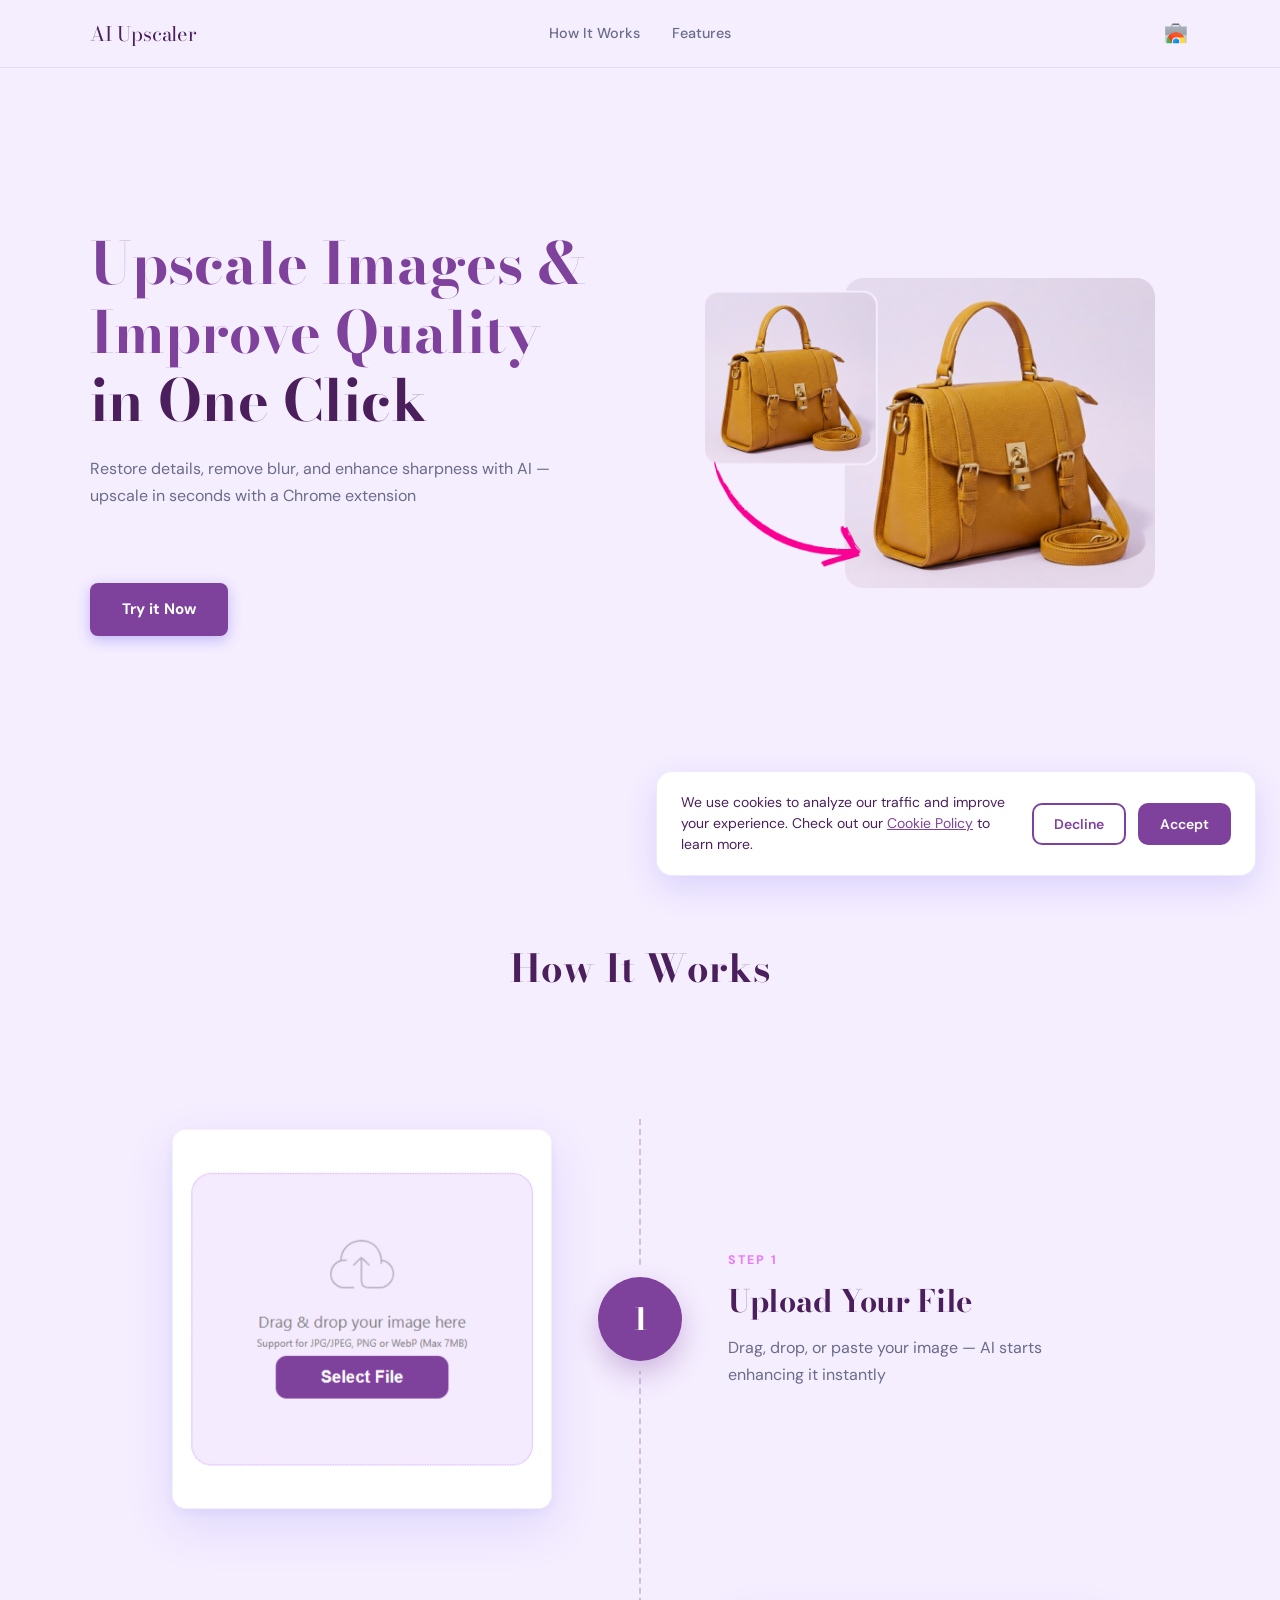
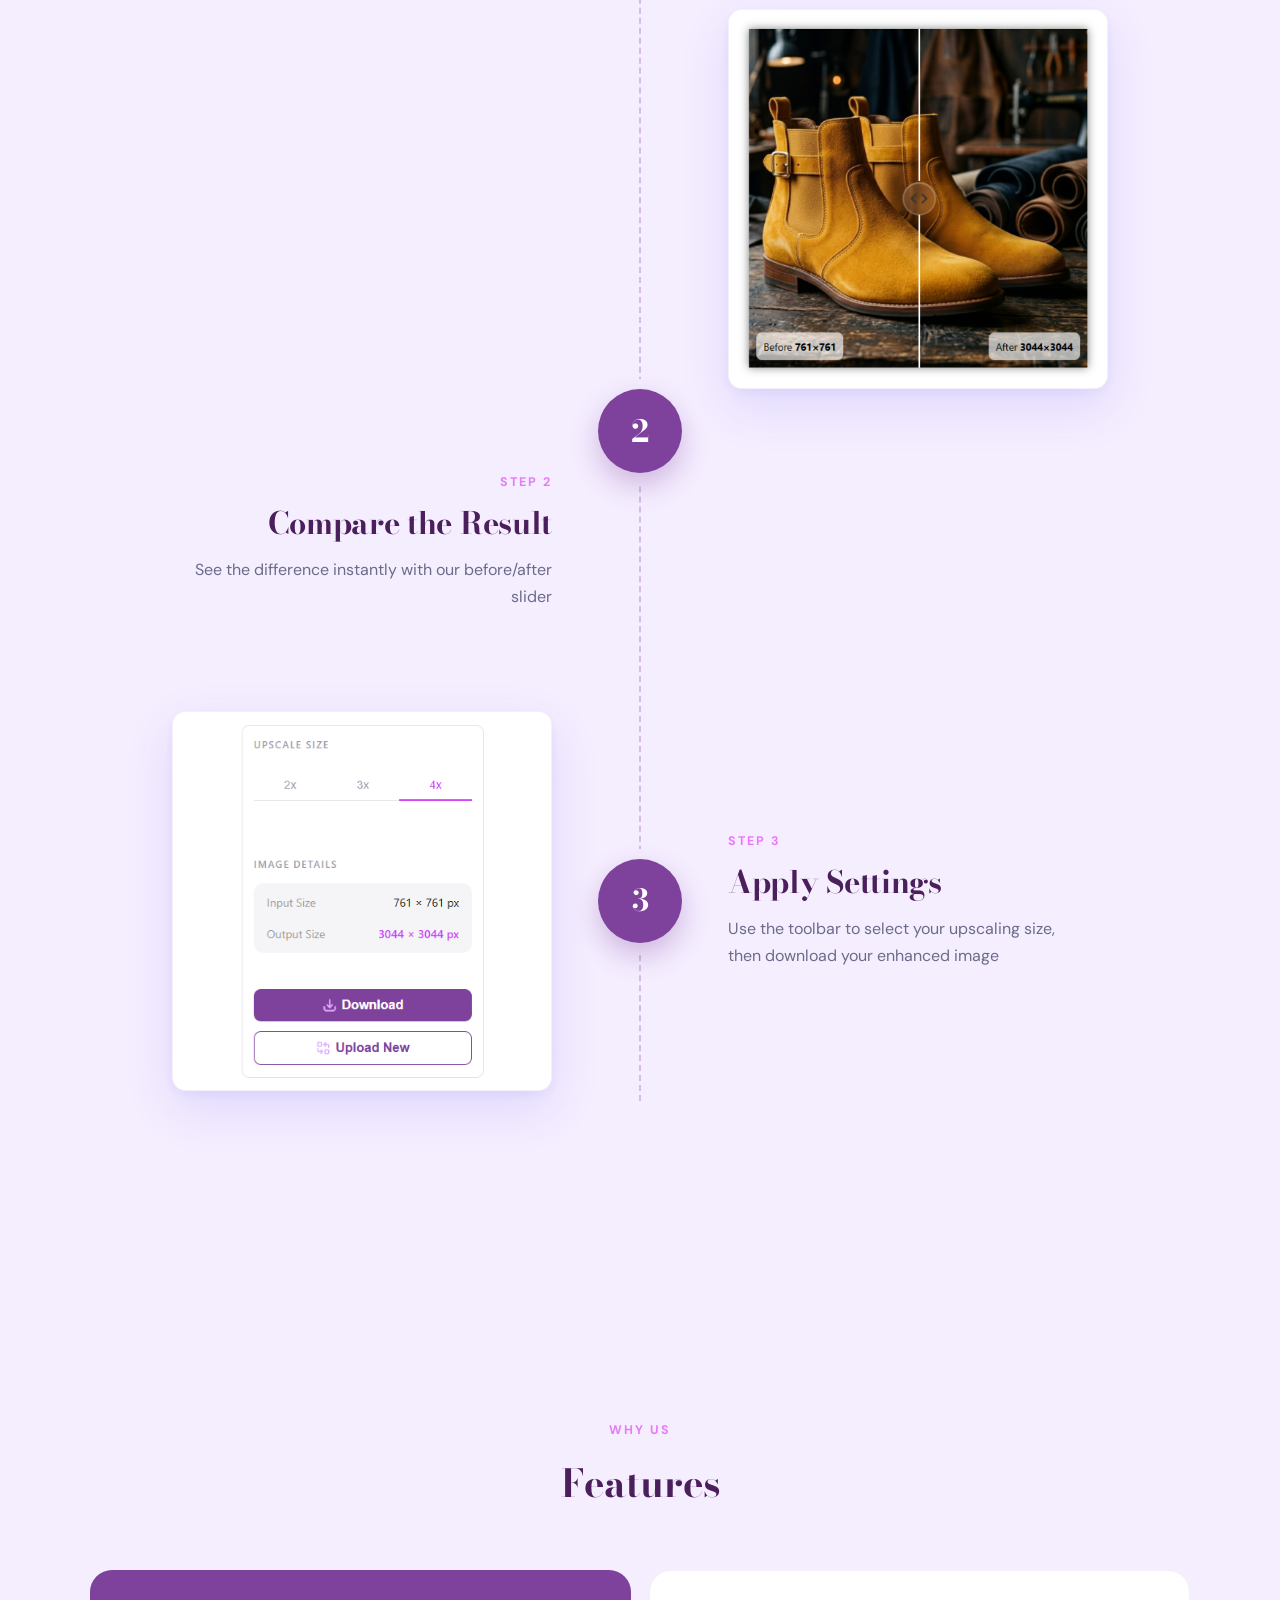
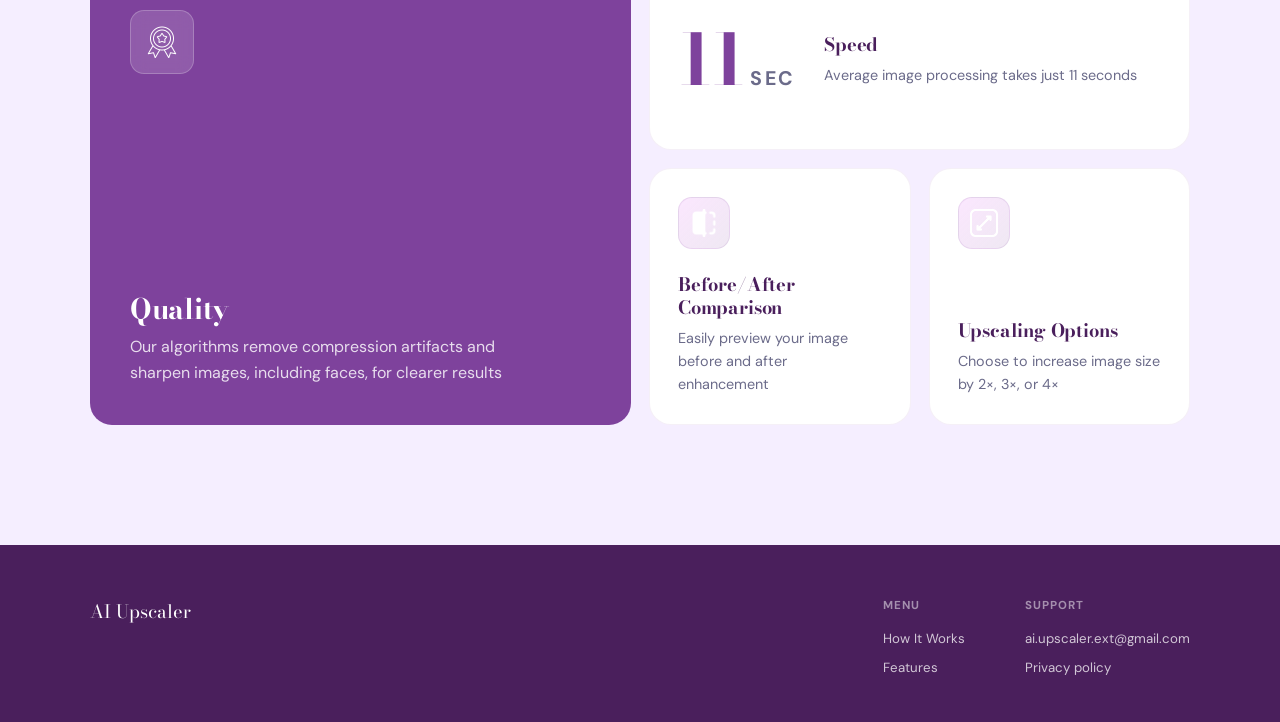
<file: index.html>
<!DOCTYPE html>
<html lang="en">
<head>
  <meta charset="UTF-8" />
  <meta name="viewport" content="width=device-width, initial-scale=1.0" />
  <title>Upscale Images & Improve Quality</title>
  <link rel="icon" type="image/png" sizes="32x32" href="assets/icon_Favicon_32x32.png" />
  <link rel="stylesheet" href="style.css" />
  <link rel="preconnect" href="https://fonts.googleapis.com" />
  <link rel="preconnect" href="https://fonts.gstatic.com" crossorigin />
  <link href="https://fonts.googleapis.com/css2?family=Bodoni+Moda:ital,wght@0,400;0,700;1,400;1,700&family=DM+Sans:wght@400;500;700&display=swap" rel="stylesheet" />


    <!-- Yandex.Metrika counter -->
    <script type="text/javascript">
      (function(m,e,t,r,i,k,a){
          m[i]=m[i]||function(){(m[i].a=m[i].a||[]).push(arguments)};
          m[i].l=1*new Date();
          for (var j = 0; j < document.scripts.length; j++) {if (document.scripts[j].src === r) { return; }}
          k=e.createElement(t),a=e.getElementsByTagName(t)[0],k.async=1,k.src=r,a.parentNode.insertBefore(k,a)
      })(window, document,'script','https://mc.yandex.ru/metrika/tag.js?id=108565223', 'ym');

      ym(108565223, 'init', {ssr:true, webvisor:true, clickmap:true, ecommerce:"dataLayer", referrer: document.referrer, url: location.href, accurateTrackBounce:true, trackLinks:true});
    </script>
    <noscript><div><img src="https://mc.yandex.ru/watch/108565223" style="position:absolute; left:-9999px;" alt="" /></div></noscript>
    <!-- /Yandex.Metrika counter -->

</head>
<body>

  <!-- ───────────── NAVBAR ───────────── -->
  <header class="navbar">
    <div class="container navbar__inner">
      <a href="#" class="navbar__logo">AI Upscaler</a>
      <nav class="navbar__links">
        <a href="#how">How It Works</a>
        <a href="#features">Features</a>
      </nav>
      <a href="https://chromewebstore.google.com/detail/ai-upscaler/lepgnlklphbomlgdficjijdbahkfmoea" class="navbar__icon" aria-label="Chrome Web Store" target="_blank" rel="noopener noreferrer" onclick="ym(104146031,'reachGoal','btn_cws_icon'); return true;">
        <img src="assets/icon_chrome-web-store.png" alt="" width="28" height="28" />
      </a>
    </div>
  </header>

  <!-- ───────────── HERO ───────────── -->
  <section class="hero">
    <div class="container hero__inner">
      <div class="hero__copy">
        <h1 class="hero__title">
          <span class="hero__title--accent">Upscale Images &amp;</span><br>
          <span class="hero__title--accent">Improve Quality</span><br>
          <span class="hero__title--plain">in One Click</span>
        </h1>
        <p class="hero__sub">
          Restore details, remove blur, and enhance sharpness with AI — upscale in seconds with a Chrome extension
        </p>
        <a href="https://chromewebstore.google.com/detail/ai-upscaler/lepgnlklphbomlgdficjijdbahkfmoea" class="btn btn--primary hero__cta" target="_blank" rel="noopener noreferrer" onclick="ym(104146031,'reachGoal','btn_try_for_free'); return true;">Try it Now</a>
      </div>

      <div class="hero__visual">
        <div class="compare-card">
          <div class="compare-card__img-wrap">
            <img
              src="assets/img_before_after_result.png"
              alt="Before and after: low-resolution portrait vs AI-enhanced sharp result"
              class="compare-card__img"
              width="480"
              height="510"
            />
          </div>
        </div>
      </div>
    </div>
  </section>

  <!-- ───────────── STATS (temporarily disabled) ─────────────
  <section class="stats">
    <div class="container stats__grid">
      <div class="stats__item">
        <p class="stats__number">11 Sec</p>
        <p class="stats__label">Average image processing time</p>
      </div>
      <div class="stats__divider"></div>
      <div class="stats__item">
        <p class="stats__number">10K+</p>
        <p class="stats__label">Active users every week</p>
      </div>
      <div class="stats__divider"></div>
      <div class="stats__item">
        <p class="stats__number">4.8</p>
        <p class="stats__label">Average rating out of 5 on the Chrome Web Store</p>
      </div>
    </div>
  </section>
  -->

  <!-- ───────────── HOW IT WORKS ───────────── -->
  <section class="how" id="how">
    <div class="container">
      <h2 class="section-title">How It Works</h2>

      <ol class="timeline">
        <li class="timeline__item">
          <div class="timeline__visual">
            <div class="mockup">
              <div class="mockup__screen">
                <img
                  src="assets/img_HowItWorks__Upload.png"
                  alt="Extension window: upload an image by drag and drop or paste"
                  width="1000"
                  height="1000"
                  decoding="async"
                />
              </div>
            </div>
          </div>
          <div class="timeline__node" aria-hidden="true"><span>1</span></div>
          <div class="timeline__content">
            <p class="timeline__kicker">Step 1</p>
            <h3 class="timeline__title">Upload Your File</h3>
            <p class="timeline__desc">Drag, drop, or paste your image — AI starts enhancing it instantly</p>
          </div>
        </li>

        <li class="timeline__item">
          <div class="timeline__visual">
            <div class="mockup">
              <div class="mockup__screen">
                <img
                  src="assets/img_HowItWorks__Preview.png"
                  alt="Before and after comparison with the quality slider"
                  width="1000"
                  height="1000"
                  decoding="async"
                />
              </div>
            </div>
          </div>
          <div class="timeline__node" aria-hidden="true"><span>2</span></div>
          <div class="timeline__content">
            <p class="timeline__kicker">Step 2</p>
            <h3 class="timeline__title">Compare the Result</h3>
            <p class="timeline__desc">See the difference instantly with our before/after slider</p>
          </div>
        </li>

        <li class="timeline__item">
          <div class="timeline__visual">
            <div class="mockup">
              <div class="mockup__screen">
                <img
                  src="assets/img_HowItWorks__tools.png"
                  alt="Upscale size options and download or upload new image"
                  width="1000"
                  height="1000"
                  decoding="async"
                />
              </div>
            </div>
          </div>
          <div class="timeline__node" aria-hidden="true"><span>3</span></div>
          <div class="timeline__content">
            <p class="timeline__kicker">Step 3</p>
            <h3 class="timeline__title">Apply Settings</h3>
            <p class="timeline__desc">Use the toolbar to select your upscaling size, then download your enhanced image</p>
          </div>
        </li>
      </ol>
    </div>
  </section>

  <!-- ───────────── FEATURES ───────────── -->
  <section class="features" id="features">
    <div class="container">
      <p class="features__kicker">Why Us</p>
      <h2 class="section-title">Features</h2>

      <div class="features__grid">
        <!-- Hero card: Quality -->
        <article class="feature-card feature-card--hero">
          <div class="feature-card__icon">
            <img src="assets/icon_Features__Quality.png" alt="" width="32" height="32" />
          </div>
          <div class="feature-card__body">
            <h3 class="feature-card__title">Quality</h3>
            <p class="feature-card__desc">Our algorithms remove compression artifacts and sharpen images, including faces, for clearer results</p>
          </div>
        </article>

        <!-- Wide card: Speed -->
        <article class="feature-card feature-card--wide">
          <div class="feature-card__big">
            11<span class="feature-card__big-unit">sec</span>
          </div>
          <div class="feature-card__body">
            <h3 class="feature-card__title">Speed</h3>
            <p class="feature-card__desc">Average image processing takes just 11 seconds</p>
          </div>
        </article>

        <!-- Comparison -->
        <article class="feature-card">
          <div class="feature-card__icon">
            <img src="assets/icon_Features__Comparison.png" alt="" width="28" height="28" />
          </div>
          <div class="feature-card__body">
            <h3 class="feature-card__title">Before/After Comparison</h3>
            <p class="feature-card__desc">Easily preview your image before and after enhancement</p>
          </div>
        </article>

        <!-- Upscaling -->
        <article class="feature-card">
          <div class="feature-card__icon">
            <img src="assets/icon_Features__Upscaling.png" alt="" width="28" height="28" />
          </div>
          <div class="feature-card__body">
            <h3 class="feature-card__title">Upscaling Options</h3>
            <p class="feature-card__desc">Choose to increase image size by 2×, 3×, or 4×</p>
          </div>
        </article>
      </div>
    </div>
  </section>

  <!-- ───────────── FOOTER ───────────── -->
  <footer class="footer">
    <div class="container footer__inner">
      <p class="footer__brand">AI Upscaler</p>

      <div class="footer__cols">
        <div class="footer__col">
          <p class="footer__col-title">MENU</p>
          <a href="#how" class="footer__link">How It Works</a>
          <a href="#features" class="footer__link">Features</a>
        </div>
        <div class="footer__col">
          <p class="footer__col-title">SUPPORT</p>
          <a href="mailto:ai.upscaler.ext@gmail.com" class="footer__link">ai.upscaler.ext@gmail.com</a>
          <a href="https://drive.google.com/file/d/1c9LuZFuxqpS32lLYugR-6qLZvHhbSLPr/view?usp=sharing" class="footer__link" target="_blank" rel="noopener noreferrer">Privacy policy</a>
        </div>
      </div>
    </div>
  </footer>

  <!-- ───────────── COOKIE BANNER ───────────── -->
  <div id="cookie-popup" class="cookie-popup cookie-popup--hidden" role="dialog" aria-label="Cookie consent" aria-live="polite">
    <div class="cookie-container">
      <p class="cookie-text">
        We use cookies to analyze our traffic and improve your experience.
        Check out our <a href="https://drive.google.com/file/d/1c9LuZFuxqpS32lLYugR-6qLZvHhbSLPr/view?usp=sharing" class="cookie-link" target="_blank" rel="noopener noreferrer">Cookie Policy</a> to learn more.
      </p>
      <div class="cookie-actions">
        <button type="button" id="cookie-decline" class="btn-cookie btn-cookie--outline">Decline</button>
        <button type="button" id="cookie-accept" class="btn-cookie btn-cookie--primary">Accept</button>
      </div>
    </div>
  </div>

  <script>
    document.addEventListener('DOMContentLoaded', function () {
      var popup = document.getElementById('cookie-popup');
      var acceptBtn = document.getElementById('cookie-accept');
      var declineBtn = document.getElementById('cookie-decline');
      if (!popup || !acceptBtn || !declineBtn) return;

      if (!localStorage.getItem('cookieConsent')) {
        setTimeout(function () {
          popup.classList.remove('cookie-popup--hidden');
        }, 1000);
      }

      acceptBtn.addEventListener('click', function () {
        localStorage.setItem('cookieConsent', 'accepted');
        popup.classList.add('cookie-popup--hidden');
      });

      declineBtn.addEventListener('click', function () {
        localStorage.setItem('cookieConsent', 'declined');
        popup.classList.add('cookie-popup--hidden');
      });
    });
  </script>

</body>
</html>
</file>
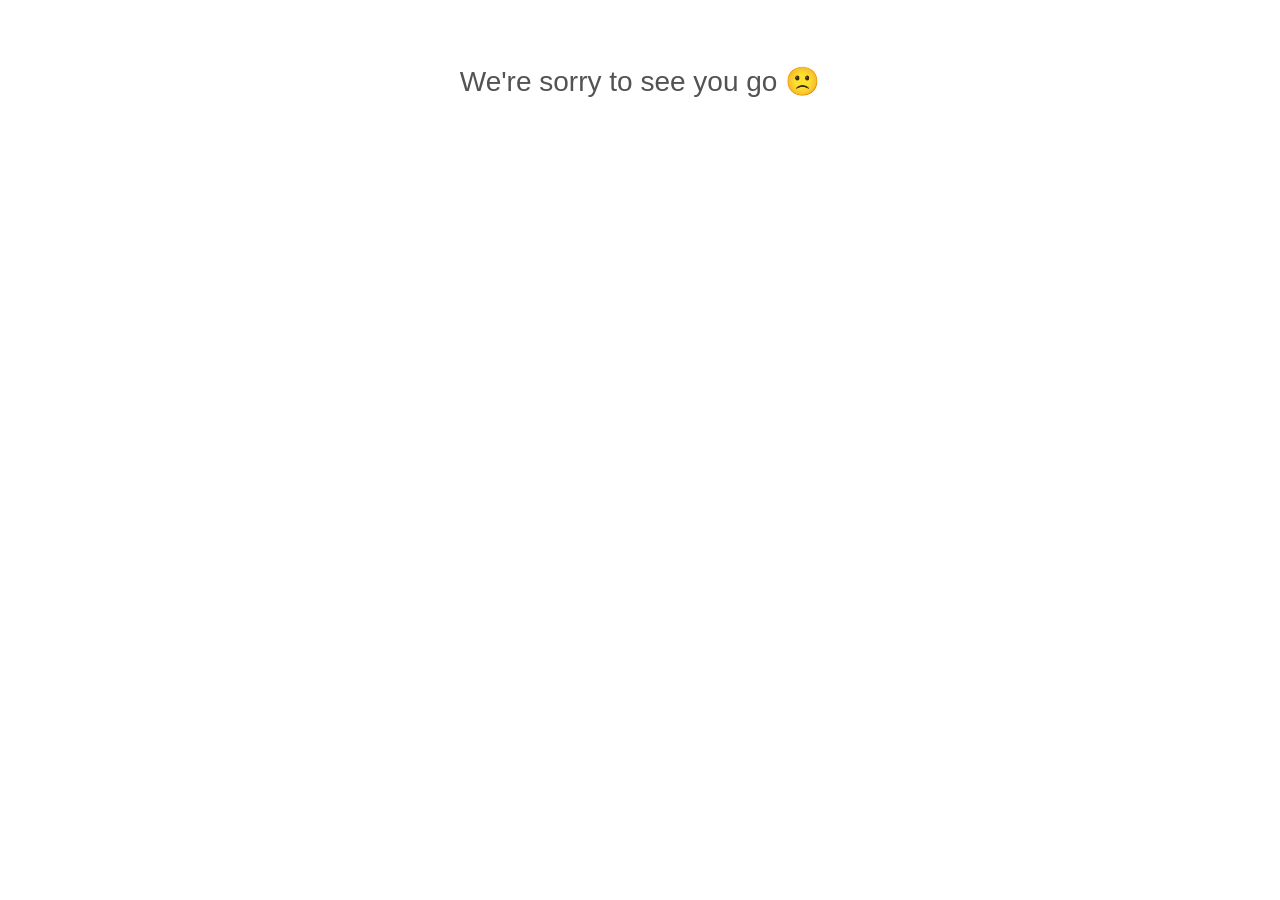
<file: goodbye/index.html>
<!DOCTYPE html>
<html lang="en">
<head>
    <meta charset="UTF-8">
    <meta name="viewport" content="width=device-width, initial-scale=1.0">
    <title>We're sorry to see you go</title>

   
    <!-- Yandex.Metrika counter -->
    <script type="text/javascript">
        (function(m,e,t,r,i,k,a){
            m[i]=m[i]||function(){(m[i].a=m[i].a||[]).push(arguments)};
            m[i].l=1*new Date();
            for (var j = 0; j < document.scripts.length; j++) {if (document.scripts[j].src === r) { return; }}
            k=e.createElement(t),a=e.getElementsByTagName(t)[0],k.async=1,k.src=r,a.parentNode.insertBefore(k,a)
        })(window, document,'script','https://mc.yandex.ru/metrika/tag.js?id=108565223', 'ym');

        ym(108565223, 'init', {ssr:true, webvisor:true, clickmap:true, ecommerce:"dataLayer", referrer: document.referrer, url: location.href, accurateTrackBounce:true, trackLinks:true});
    </script>
    <noscript><div><img src="https://mc.yandex.ru/watch/108565223" style="position:absolute; left:-9999px;" alt="" /></div></noscript>
    <!-- /Yandex.Metrika counter -->


    <!-- Favicons -->
    <link rel="icon" type="image/svg+xml" href="../assets/favicon_browser-48x48.svg">
    <link rel="icon" type="image/png" sizes="32x32" href="../assets/favicon-32x32.png">
    <link rel="apple-touch-icon" href="../assets/favicon-180x180.png">

    <!-- Styles -->
    <link rel="stylesheet" href="../css/styles.css">
</head>
<body>
    <main class="goodbye-main">
        <section class="goodbye-section">
            <div class="goodbye-container">
                <h1 class="goodbye-title">We're sorry to see you go 🙁</h1>
                <iframe src="https://docs.google.com/forms/d/e/1FAIpQLSc8Arf5mRdDvVS2lqr7KO_dOWTpizFaS4ciDDVdgEJYGpoXHQ/viewform?embedded=true" width="640" height="680" frameborder="0" marginheight="0" marginwidth="0">Loading…</iframe>
            </div>
        </section>
    </main>
</body>
</html>
</file>
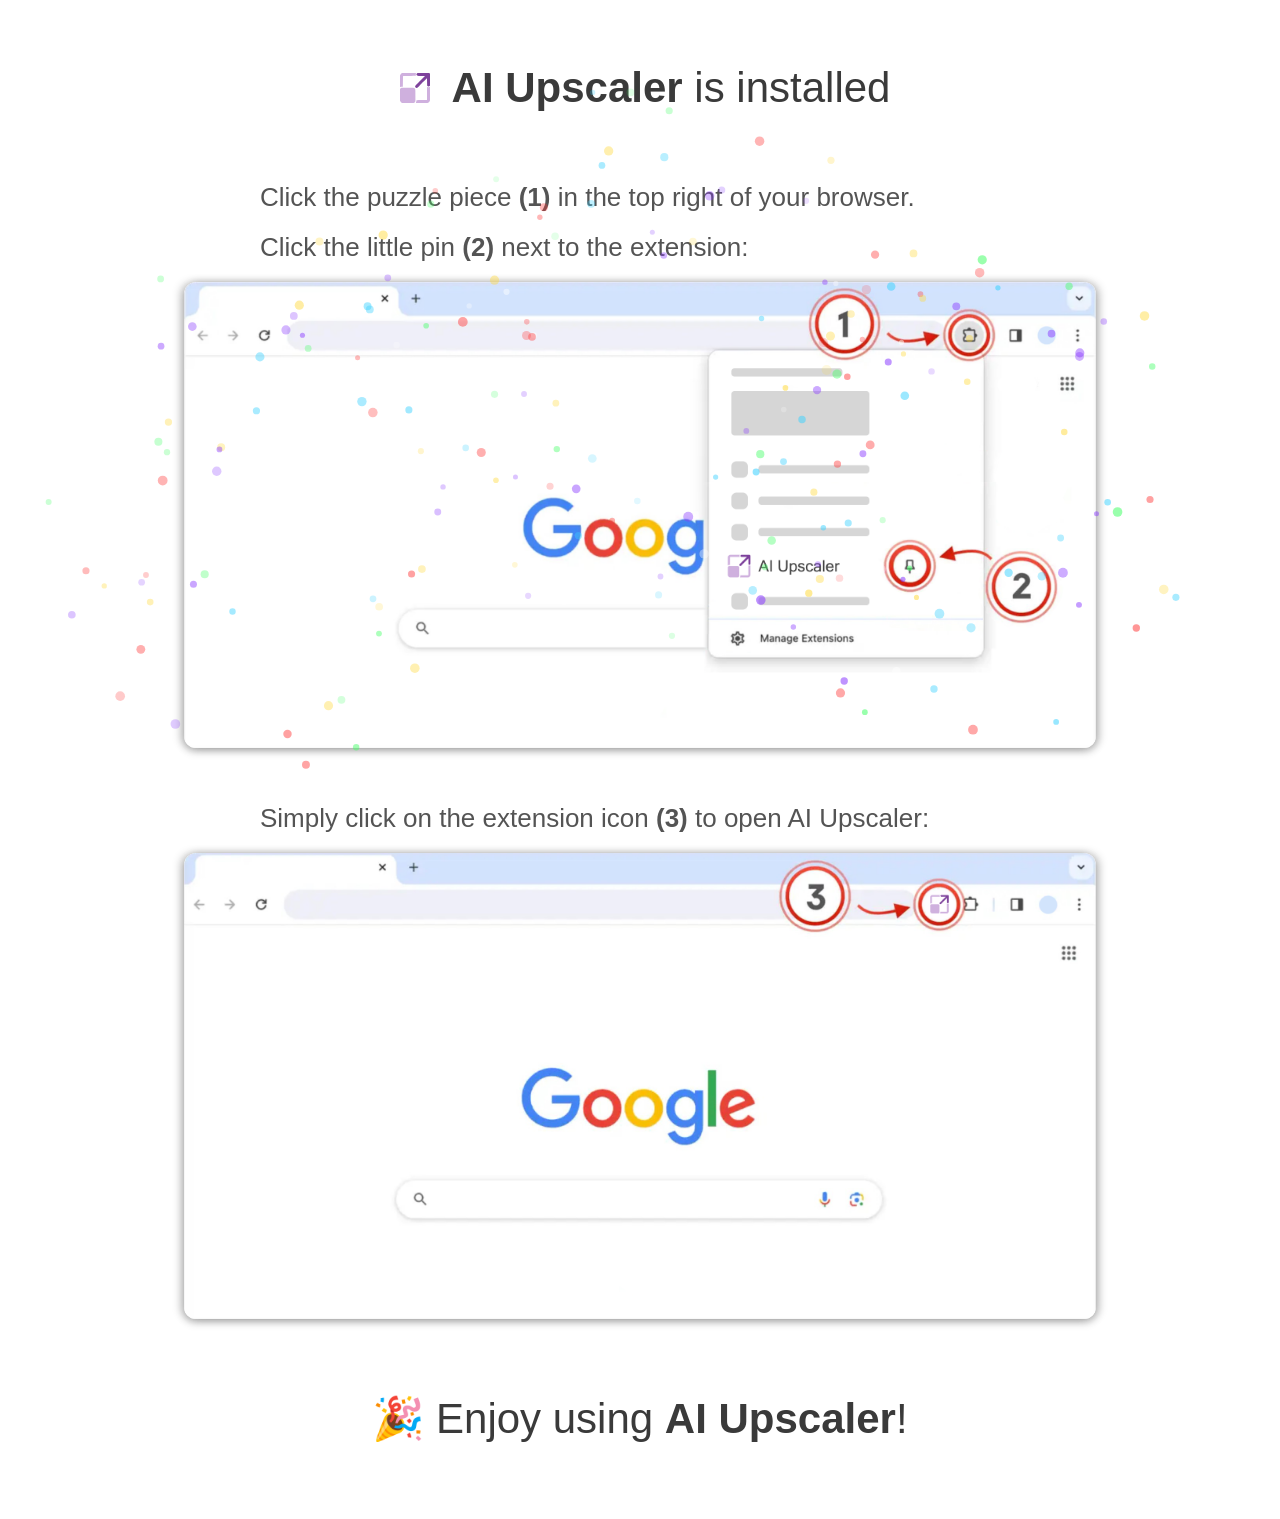
<file: welcome/index.html>
<!DOCTYPE html>
<html lang="en">
<head>
    <meta charset="utf-8">
    <meta name="viewport" content="width=device-width, initial-scale=1.0">
    <title>AI Upscaler | Welcome</title>
    <meta name="description" content="Welcome page for AI Upscaler Chrome extension">
    

    <!-- Yandex.Metrika counter -->
    <script type="text/javascript">
        (function(m,e,t,r,i,k,a){
            m[i]=m[i]||function(){(m[i].a=m[i].a||[]).push(arguments)};
            m[i].l=1*new Date();
            for (var j = 0; j < document.scripts.length; j++) {if (document.scripts[j].src === r) { return; }}
            k=e.createElement(t),a=e.getElementsByTagName(t)[0],k.async=1,k.src=r,a.parentNode.insertBefore(k,a)
        })(window, document,'script','https://mc.yandex.ru/metrika/tag.js?id=108565223', 'ym');

        ym(108565223, 'init', {ssr:true, webvisor:true, clickmap:true, ecommerce:"dataLayer", referrer: document.referrer, url: location.href, accurateTrackBounce:true, trackLinks:true});
    </script>
    <noscript><div><img src="https://mc.yandex.ru/watch/108565223" style="position:absolute; left:-9999px;" alt="" /></div></noscript>
    <!-- /Yandex.Metrika counter -->

    
    <!-- Google Fonts -->
    <!-- Favicons -->
    <link rel="icon" type="image/svg+xml" href="../assets/favicon_browser-48x48.svg">
    <link rel="icon" type="image/png" sizes="32x32" href="../assets/favicon-32x32.png">
    <link rel="apple-touch-icon" href="../assets/favicon-180x180.png">
    
    <!-- Styles -->
    <link rel="stylesheet" href="../css/styles.css">
</head>
<body>
    <div class="progress-indicator"></div>
    
    <main class="main-content">
        <!-- Success Section -->
        <section class="success-section">
            <div class="container">
                <div class="success-item">
                    <div class="success-icon">
                        <img src="../assets/favicon.svg" alt="Success" class="favicon">
                    </div>
                    <div class="success-text">
                        <h1><strong>AI Upscaler</strong> is installed</h1>
                    </div>
                </div>
            </div>
        </section>

        <!-- Instructions Section -->
        <section class="instructions-section">
            <div class="container">
                <div class="instruction-text">
                    <p>Click the puzzle piece <strong>(1)</strong> in the top right of your browser.</p>
                    <p>Click the little pin <strong>(2)</strong> next to the extension:</p>
                </div>
                
                <div class="instruction-image">
                    <img src="../assets/browser-extension-step.png" alt="Browser extension setup step 1 and 2" class="responsive-image">
                </div>
                
                <div class="instruction-text">
                    <p>Simply click on the extension icon <strong>(3)</strong> to open AI Upscaler:</p>
                </div>
                
                <div class="instruction-image">
                    <img src="../assets/extension-icon-step.png" alt="Extension icon step 3" class="responsive-image">
                </div>
            </div>
        </section>

        <!-- Final Section -->
        <section class="final-section">
            <div class="container">
                <div class="final-text">
                    <h2>🎉 Enjoy using <strong>AI Upscaler</strong>!</h2>
                </div>
            </div>
        </section>
    </main>

    <script src="js/script.js"></script>
</body>
</html>
</file>
<file: style.css>
/* ═══════════════════════════════════════
   TOKENS & RESET
═══════════════════════════════════════ */
:root {
  --clr-bg:        #F5EEFF;
  --clr-accent:    #E879F9;       /* lime yellow */
  --clr-primary:   #7e429c;       /* deep indigo */
  --clr-text:      #4a1f5c;
  --clr-muted:     #6B6B8A;
  --clr-footer:    #4a1f5c;
  --clr-white:     #FFFFFF;
  --clr-card-bg:   #FFFFFF;

  --radius-sm: 8px;
  --radius-md: 14px;
  --radius-lg: 22px;

  --shadow-card: 0 4px 24px rgba(74,61,232,.10);
  --shadow-btn:  0 4px 14px rgba(74,61,232,.30);

  --font-body:    'DM Sans', sans-serif;
  --font-display: 'Bodoni Moda', serif;

  --max-w: 1100px;
  --nav-h: 68px;
}

*, *::before, *::after { box-sizing: border-box; margin: 0; padding: 0; }

html { scroll-behavior: smooth; }

body {
  font-family: var(--font-body);
  background: var(--clr-bg);
  color: var(--clr-text);
  line-height: 1.6;
  -webkit-font-smoothing: antialiased;
}

img { display: block; max-width: 100%; }

a { text-decoration: none; color: inherit; }

/* ═══════════════════════════════════════
   LAYOUT UTILITIES
═══════════════════════════════════════ */
.container {
  width: 90%;
  max-width: var(--max-w);
  margin-inline: auto;
}

/* ═══════════════════════════════════════
   BUTTONS
═══════════════════════════════════════ */
.btn {
  display: inline-flex;
  align-items: center;
  gap: 6px;
  border: none;
  cursor: pointer;
  font-family: var(--font-body);
  font-weight: 700;
  border-radius: var(--radius-sm);
  transition: transform .18s ease, box-shadow .18s ease, background .18s ease;
}

.btn--primary {
  background: #7e429c;
  color: var(--clr-white);
  padding: 14px 32px;
  font-size: .95rem;
  box-shadow: var(--shadow-btn);
}
.btn--primary:hover {
  background: #5e2e75;
  box-shadow: 0 12px 32px rgba(94,46,117,.38);
}

.btn--outline {
  background: transparent;
  color: var(--clr-primary);
  border: 1.5px solid var(--clr-primary);
  padding: 11px 22px;
  font-size: .88rem;
}
.btn--outline:hover { background: rgba(74,61,232,.07); }

.btn--sm { padding: 9px 18px; font-size: .82rem; }

/* ═══════════════════════════════════════
   SECTION TITLE
═══════════════════════════════════════ */
.section-title {
  font-family: var(--font-display);
  font-size: clamp(1.8rem, 3vw, 2.4rem);
  text-align: center;
  margin-bottom: 60px;
  color: var(--clr-text);
}

/* ═══════════════════════════════════════
   NAVBAR
═══════════════════════════════════════ */
.navbar {
  background: #F5EEFF;
  backdrop-filter: blur(14px);
  -webkit-backdrop-filter: blur(14px);
  border-bottom: 1px solid rgba(74,61,232,.10);
  height: var(--nav-h);
}

.navbar__inner {
  display: grid;
  grid-template-columns: 1fr auto 1fr;
  align-items: center;
  height: 100%;
}

.navbar__inner > .navbar__logo { justify-self: start; }
.navbar__inner > .navbar__links { justify-self: center; }
.navbar__inner > .navbar__icon { justify-self: end; }

.navbar__logo {
  font-family: var(--font-display);
  font-size: 1.25rem;
  color: var(--clr-text);
  letter-spacing: -.01em;
}

.navbar__links {
  display: flex;
  align-items: center;
  gap: 32px;
}

.navbar__links a {
  font-size: .9rem;
  font-weight: 500;
  color: var(--clr-muted);
  transition: color .18s;
}
.navbar__links a:hover { color: var(--clr-primary); }

.navbar__icon {
  display: inline-flex;
  align-items: center;
  line-height: 0;
}
.navbar__icon img {
  display: block;
  width: 28px;
  height: 28px;
  object-fit: contain;
}

/* ═══════════════════════════════════════
   HERO
═══════════════════════════════════════ */
.hero {
  padding: 140px 0;
}

.hero__inner {
  display: grid;
  grid-template-columns: 1fr 1fr;
  align-items: center;
  gap: 60px;
}

.hero__copy {
  animation: fadeUp .7s ease both;
}

.hero__title {
  font-size: clamp(2.25rem, 4.5vw, 3.625rem);
  line-height: 1.15;
  margin-bottom: 20px;
}

.hero__title--accent {
  font-family: var(--font-display);
  color: var(--clr-primary);
  font-style: normal;
}

.hero__title--plain {
  font-family: var(--font-display);
  font-style: normal;
  color: var(--clr-text);
}

.hero__sub {
  font-size: clamp(1rem, 1.2vw, 1.3rem);
  color: var(--clr-muted);
  max-width: clamp(400px, 50vw, 500px);
  margin-bottom: 74px;
  line-height: 1.7;
}

/* ── Compare card ── */
.hero__visual {
  display: flex;
  justify-content: center;
  animation: fadeUp .7s .15s ease both;
}

.compare-card {
  position: relative;
  overflow: hidden;
  width: 450px;
  height: 450px;
}

.compare-card__img-wrap {
  position: relative;
  width: 100%;
  height: 100%;
}

.compare-card__img {
  display: block;
  width: 100%;
  height: 100%;
  object-fit: cover;
  object-position: center;
}

/* ═══════════════════════════════════════
   STATS
═══════════════════════════════════════ */
.stats {
  background: var(--clr-accent);
  padding: 120px 0;
}

.stats__grid {
  display: flex;
  align-items: center;
  justify-content: center;
  gap: 0;
}

.stats__item {
  flex: 1;
  text-align: center;
  padding: 0 24px;
}

.stats__number {
  font-family: var(--font-display);
  font-size: clamp(2rem, 4vw, 2.8rem);
  color: var(--clr-text);
  font-weight: 700;
  margin-bottom: 10px;
}

.stats__label {
  font-size: .88rem;
  color: rgba(50,40,79,.65);
  line-height: 1.5;
  max-width: 180px;
  margin-inline: auto;
}

.stats__divider {
  width: 1px;
  height: 60px;
  background: rgba(50,40,79,.2);
  flex-shrink: 0;
}

/* ═══════════════════════════════════════
   HOW IT WORKS — Vertical Zigzag Timeline
═══════════════════════════════════════ */
.how {
  padding: 140px 0;
  background: var(--clr-bg);
}

.timeline {
  list-style: none;
  position: relative;
  max-width: 980px;
  margin-inline: auto;
  padding: 20px 0;
}

/* dashed central line */
.timeline::before {
  content: "";
  position: absolute;
  top: 60px;
  bottom: 60px;
  left: 50%;
  width: 0;
  border-left: 2px dashed rgba(126, 66, 156, .28);
  transform: translateX(-50%);
}

.timeline__item {
  position: relative;
  display: grid;
  grid-template-columns: 1fr 96px 1fr;
  align-items: center;
  column-gap: 40px;
  padding: 50px 0;
}

/* default layout: visual left, content right */
.timeline__visual  { grid-column: 1; justify-self: end;    width: 100%; max-width: 380px; }
.timeline__node    { grid-column: 2; justify-self: center; }
.timeline__content { grid-column: 3; justify-self: start;  max-width: 360px; }

/* zigzag — flip on every even step */
.timeline__item:nth-child(even) .timeline__visual  { grid-column: 3; justify-self: start; }
.timeline__item:nth-child(even) .timeline__content { grid-column: 1; justify-self: end; text-align: right; }

/* numbered node on the line */
.timeline__node {
  width: 84px;
  height: 84px;
  border-radius: 50%;
  background: #7e429c;
  display: flex;
  align-items: center;
  justify-content: center;
  color: var(--clr-white);
  font-family: var(--font-display);
  font-size: 1.9rem;
  font-weight: 700;
  letter-spacing: -.02em;
  box-shadow:
    0 12px 28px rgba(126, 66, 156, .32),
    0 0 0 10px var(--clr-bg);
  transition: transform .4s cubic-bezier(.2,.8,.2,1);
}
.timeline__item:hover .timeline__node {
  transform: scale(1.06) rotate(-4deg);
}

/* square screenshot card */
.mockup {
  width: 100%;
  aspect-ratio: 1 / 1;
  background: var(--clr-white);
  border-radius: 14px;
  overflow: hidden;
  border: 1px solid rgba(126, 66, 156, .08);
  box-shadow:
    0 18px 50px rgba(74, 61, 232, .12),
    0 4px 12px rgba(74, 61, 232, .06);
  transition: transform .4s ease, box-shadow .4s ease;
}
.timeline__item:hover .mockup {
  transform: translateY(-6px);
  box-shadow:
    0 28px 60px rgba(74, 61, 232, .18),
    0 6px 14px rgba(74, 61, 232, .08);
}

.mockup__screen {
  width: 100%;
  height: 100%;
  background: #f8f7fd;
}
.mockup__screen img {
  width: 100%;
  height: 100%;
  object-fit: cover;
  display: block;
}

/* content */
.timeline__kicker {
  font-family: var(--font-body);
  font-size: .78rem;
  font-weight: 700;
  letter-spacing: .16em;
  text-transform: uppercase;
  color: var(--clr-accent);
  margin-bottom: 12px;
}

.timeline__title {
  font-family: var(--font-display);
  font-size: clamp(1.5rem, 2.4vw, 1.95rem);
  line-height: 1.2;
  letter-spacing: -.01em;
  color: var(--clr-text);
  margin-bottom: 14px;
}

.timeline__desc {
  font-size: 1rem;
  color: var(--clr-muted);
  line-height: 1.7;
}

/* ═══════════════════════════════════════
   FEATURES — Bento grid
═══════════════════════════════════════ */
.features {
  padding: 120px 0;
  background: var(--clr-bg);
  position: relative;
}

.features__kicker {
  font-family: var(--font-body);
  font-size: .78rem;
  font-weight: 700;
  letter-spacing: .16em;
  text-transform: uppercase;
  color: var(--clr-accent);
  text-align: center;
  margin-bottom: 12px;
}

.features .section-title { margin-bottom: 56px; }

.features__grid {
  display: grid;
  grid-template-columns: repeat(4, 1fr);
  grid-auto-rows: minmax(180px, auto);
  gap: 18px;
}

.feature-card {
  position: relative;
  display: flex;
  flex-direction: column;
  justify-content: space-between;
  gap: 24px;
  background: var(--clr-card-bg);
  border: 1px solid rgba(126, 66, 156, .08);
  border-radius: var(--radius-lg);
  padding: 28px;
  overflow: hidden;
  transition: transform .25s ease, box-shadow .25s ease, border-color .25s ease;
}

.feature-card:hover {
  transform: translateY(-4px);
  box-shadow: 0 22px 50px rgba(126, 66, 156, .14);
  border-color: rgba(126, 66, 156, .22);
}

/* ── Hero card (Quality) ── */
.feature-card--hero {
  grid-column: span 2;
  grid-row: span 2;
  background: #7e429c;
  border: none;
  color: var(--clr-white);
  padding: 40px;
  justify-content: space-between;
}

.feature-card--hero:hover {
  box-shadow: 0 26px 60px rgba(94, 46, 117, .35);
}

.feature-card--hero .feature-card__title {
  color: var(--clr-white);
  font-size: clamp(1.5rem, 2.2vw, 1.85rem);
}

.feature-card--hero .feature-card__desc {
  color: rgba(255, 255, 255, .82);
  font-size: 1rem;
  max-width: 92%;
}

.feature-card--hero .feature-card__icon {
  width: 64px;
  height: 64px;
  background: rgba(255, 255, 255, .14);
  border: 1px solid rgba(255, 255, 255, .22);
  backdrop-filter: blur(8px);
  -webkit-backdrop-filter: blur(8px);
}

.feature-card--hero .feature-card__icon img {
  width: 32px;
  height: 32px;
}

/* ── Wide card (Speed) ── */
.feature-card--wide {
  grid-column: span 2;
  flex-direction: row;
  align-items: center;
  gap: 28px;
}

.feature-card--wide .feature-card__body { flex: 1; }

.feature-card__big {
  font-family: var(--font-display);
  font-size: clamp(3rem, 6vw, 4.4rem);
  font-weight: 700;
  line-height: 1;
  letter-spacing: -.03em;
  color: var(--clr-primary);
  flex-shrink: 0;
  display: inline-flex;
  align-items: baseline;
}

.feature-card__big-unit {
  font-family: var(--font-body);
  font-size: .28em;
  font-weight: 700;
  letter-spacing: .14em;
  text-transform: uppercase;
  margin-left: 6px;
  color: var(--clr-muted);
}

/* ── Icon (default) ── */
.feature-card__icon {
  width: 52px;
  height: 52px;
  flex-shrink: 0;
  background: linear-gradient(135deg, rgba(232, 121, 249, .18), rgba(126, 66, 156, .12));
  border: 1px solid rgba(126, 66, 156, .12);
  border-radius: 14px;
  display: flex;
  align-items: center;
  justify-content: center;
  transition: transform .25s ease;
}

.feature-card:hover .feature-card__icon {
  transform: scale(1.05) rotate(-3deg);
}

.feature-card__icon img {
  width: 28px;
  height: 28px;
  object-fit: contain;
  display: block;
}

/* ── Text ── */
.feature-card__title {
  font-family: var(--font-display);
  font-size: 1.15rem;
  font-weight: 700;
  margin-bottom: 8px;
  color: var(--clr-text);
  line-height: 1.25;
  letter-spacing: -.01em;
}

.feature-card__desc {
  font-size: .9rem;
  color: var(--clr-muted);
  line-height: 1.6;
}

/* ═══════════════════════════════════════
   FOOTER
═══════════════════════════════════════ */
.footer {
  background: var(--clr-footer);
  padding: 52px 0 44px;
}

.footer__inner {
  display: flex;
  justify-content: space-between;
  align-items: flex-start;
  gap: 40px;
}

.footer__brand {
  font-family: var(--font-display);
  font-size: 1.15rem;
  color: var(--clr-white);
}

.footer__cols {
  display: flex;
  gap: 60px;
}

.footer__col {
  display: flex;
  flex-direction: column;
  gap: 8px;
}

.footer__col-title {
  font-size: .72rem;
  font-weight: 700;
  letter-spacing: .08em;
  color: rgba(255,255,255,.5);
  margin-bottom: 4px;
}

.footer__link {
  font-size: .83rem;
  color: rgba(255,255,255,.75);
  transition: color .18s;
}
.footer__link:hover { color: var(--clr-white); }

/* ═══════════════════════════════════════
   ANIMATIONS
═══════════════════════════════════════ */
@keyframes fadeUp {
  from { opacity: 0; transform: translateY(28px); }
  to   { opacity: 1; transform: translateY(0); }
}

/* ═══════════════════════════════════════
   RESPONSIVE
═══════════════════════════════════════ */
@media (max-width: 979px) {
  .hero {
    padding: 90px 0;
  }

  .stats,
  .how,
  .features {
    padding-block: 90px;
  }
}

@media (max-width: 900px) {
  .hero__inner { grid-template-columns: 1fr; text-align: center; }
  .hero__visual { justify-content: center; }
  .hero__sub { margin-inline: auto; }

  .features__grid {
    grid-template-columns: repeat(2, 1fr);
    grid-auto-rows: minmax(170px, auto);
  }
  .feature-card--hero {
    grid-column: span 2;
    grid-row: auto;
  }
  .feature-card--wide { grid-column: span 2; }

  /* Timeline → single-column mobile layout with line on the left */
  .timeline {
    max-width: 520px;
    padding: 0;
  }
  .timeline::before {
    left: 28px;
    top: 28px;
    bottom: 28px;
    transform: none;
  }

  .timeline__item,
  .timeline__item:nth-child(even) {
    grid-template-columns: 56px 1fr;
    column-gap: 22px;
    align-items: flex-start;
    padding: 32px 0;
  }

  .timeline__item .timeline__node,
  .timeline__item:nth-child(even) .timeline__node {
    grid-column: 1;
    grid-row: 1 / span 2;
    align-self: start;
    justify-self: center;
    width: 56px;
    height: 56px;
    font-size: 1.05rem;
    margin-top: 4px;
    box-shadow:
      0 8px 18px rgba(126, 66, 156, .3),
      0 0 0 6px var(--clr-bg);
  }

  .timeline__item .timeline__visual,
  .timeline__item:nth-child(even) .timeline__visual {
    grid-column: 2;
    grid-row: 1;
    justify-self: stretch;
    max-width: 100%;
    margin-bottom: 18px;
  }

  .timeline__item .timeline__content,
  .timeline__item:nth-child(even) .timeline__content {
    grid-column: 2;
    grid-row: 2;
    justify-self: stretch;
    max-width: 100%;
    text-align: left;
  }
}

@media (max-width: 640px) {
  .stats__grid { flex-direction: column; gap: 36px; }
  .stats__divider { width: 60px; height: 1px; }

  .footer__inner { flex-direction: column; }
  .footer__cols { flex-direction: column; gap: 28px; }

  .navbar__links { gap: 18px; }

  .features__grid { grid-template-columns: 1fr; }
  .feature-card--hero,
  .feature-card--wide { grid-column: span 1; }
  .feature-card--wide { flex-direction: column; align-items: flex-start; gap: 16px; }
  .feature-card--hero { padding: 32px 28px; }
}

/* ═══════════════════════════════════════
   COOKIE BANNER
═══════════════════════════════════════ */
.cookie-popup {
  position: fixed;
  bottom: 24px;
  left: 24px;
  right: 24px;
  z-index: 1000;
  display: flex;
  justify-content: flex-end;
  transition: transform 0.4s ease, opacity 0.4s ease;
}

.cookie-popup--hidden {
  transform: translateY(150%);
  opacity: 0;
  pointer-events: none;
}

.cookie-container {
  background-color: var(--clr-white);
  padding: 20px 24px;
  border-radius: 16px;
  box-shadow: 0 12px 32px rgba(74, 61, 232, 0.15);
  max-width: 600px;
  width: 100%;
  display: flex;
  align-items: center;
  justify-content: space-between;
  gap: 20px;
  border: 1px solid rgba(74, 61, 232, 0.1);
}

.cookie-text {
  color: var(--clr-text);
  font-size: 14px;
  line-height: 1.5;
  margin: 0;
}

.cookie-link {
  color: var(--clr-primary);
  text-decoration: underline;
  transition: opacity 0.2s;
}

.cookie-link:hover {
  opacity: 0.8;
}

.cookie-actions {
  display: flex;
  gap: 12px;
  flex-shrink: 0;
}

.btn-cookie {
  font-family: var(--font-body);
  padding: 10px 20px;
  border-radius: 10px;
  font-weight: 600;
  font-size: 14px;
  cursor: pointer;
  transition: all 0.2s ease;
  border: 2px solid transparent;
}

.btn-cookie--primary {
  background-color: var(--clr-primary);
  color: var(--clr-white);
}

.btn-cookie--primary:hover {
  filter: brightness(1.1);
  transform: translateY(-1px);
}

.btn-cookie--outline {
  background-color: transparent;
  border-color: var(--clr-primary);
  color: var(--clr-primary);
}

.btn-cookie--outline:hover {
  background-color: rgba(74, 61, 232, 0.05);
}

@media (max-width: 600px) {
  .cookie-container {
    flex-direction: column;
    text-align: center;
    padding: 24px;
  }

  .cookie-actions {
    width: 100%;
  }

  .btn-cookie {
    flex: 1;
  }
}
</file>
<file: css/styles.css>
/* Reset and Base Styles */
*, *:before, *:after {
    box-sizing: border-box;
}

body, html {
    margin: 0;
    padding: 0;
    border: 0;
}

body {
    font-family: -apple-system, BlinkMacSystemFont, 'Segoe UI', 'Roboto', 'Helvetica Neue', Arial, sans-serif;
    line-height: 1.6;
    color: #000;
    background-color: #ffffff;
    margin: 0;
}

/* Progress Indicator */
.progress-indicator {
    width: 0%;
    height: 5px;
    background: #ffffff;
    position: fixed;
    top: 0;
    transition: width 0.6s ease;
    z-index: 9999;
}

/* Container System */
.container {
    margin-left: auto;
    margin-right: auto;
    width: 100%;
    max-width: 1200px;
    padding: 0 20px;
}

/* Main Content */
.main-content {
    min-height: 100vh;
    background-color: #ffffff;
}

/* Success Section */
.success-section {
    padding-top: 60px;
    padding-bottom: 60px;
}

.success-item {
    display: flex;
    align-items: center;
    justify-content: center;
    max-width: 760px;
    margin: 0 auto;
}

.success-icon {
    width: 50px;
    height: 50px;
    margin-right: 12px;
    flex-shrink: 0;
}

.favicon {
    width: 100%;
    height: 100%;
    border-radius: 0px;
    padding: 10px;
    box-sizing: border-box;
}

.success-text h1 {
    color: #3a3a3a;
    font-weight: 500;
    font-size: 42px;
    margin: 0;
    line-height: 1.35;
}

/* Instructions Section */
.instructions-section {
    padding-bottom: 0;
}

.instruction-text {
    max-width: 760px;
    margin: 0 auto;
    padding-bottom: 5px;
}

.instruction-text p {
    font-size: 26px;
    color: #545454;
    margin: 0 0 10px 0;
    line-height: 1.55;
    font-weight: 400;
}

.instruction-text strong {
    font-weight: 700;
}

.instruction-image {
    text-align: center;
    margin-bottom: 50px;
}

/* Ensure equal space before final heading */
.instruction-image:last-of-type {
    margin-bottom: 72px;
}

.responsive-image {
    max-width: 912px;
    width: 100%;
    height: auto;
    display: block;
    margin: 0 auto;
    border-radius: 12px;
    box-shadow: 0 4px 8px rgba(0, 0, 0, 0.18), 4px 0 8px rgba(0, 0, 0, 0.18), -4px 0 8px rgba(0, 0, 0, 0.18);
}

/* Final Section */
.final-section {
    padding-top: 0;
    padding-bottom: 72px;
    text-align: center;
}

.final-text h2 {
    color: #3a3a3a;
    font-size: 42px;
    margin: 0;
    font-weight: 500;
    line-height: 1.35;
}

/* Responsive Design */

/* Tablets */
@media screen and (max-width: 1200px) {
    .container {
        max-width: 960px;
    }
    
    .success-item {
        max-width: 620px;
    }
    
    .instruction-text {
        max-width: 620px;
    }
    
    .responsive-image {
        max-width: 744px;
    }
}

@media screen and (max-width: 960px) {
    .container {
        max-width: 640px;
        padding: 0 20px;
    }
    
    .success-section {
        padding-top: 45px;
        padding-bottom: 45px;
    }
    
    .success-item {
        max-width: 100%;
    }
    
    .success-icon {
        width: 65px;
        height: 65px;
        margin-right: 10px;
    }
    
    .success-text h1 {
        font-size: 36px;
    }
    
    .instruction-text {
        max-width: 100%;
        padding-bottom: 12px;
    }
    
    .instruction-image {
        margin-bottom: 35px;
    }
    
    .instruction-image:last-of-type {
        margin-bottom: 54px;
    }
    
    .final-section {
        padding-top: 0;
        padding-bottom: 54px;
    }
    
    .final-text h2 {
        font-size: 36px;
    }
}

/* Mobile */
@media screen and (max-width: 640px) {
    .success-icon {
        width: 55px;
        height: 55px;
    }
    
    .success-text h1 {
        font-size: 36px;
    }
    
    .instruction-text p {
        font-size: 20px;
    }
    
    .final-text h2 {
        font-size: 36px;
    }
}

@media screen and (max-width: 480px) {
    .success-section {
        padding-top: 60px;
        padding-bottom: 60px;
    }
    
    .instructions-section {
        padding-bottom: 0;
    }
    
    .instruction-text {
        padding-bottom: 8px;
    }
    
    .instruction-image {
        margin-bottom: 25px;
    }
    
    .instruction-image:last-of-type {
        margin-bottom: 72px;
    }
    
    .final-section {
        padding-top: 0;
        padding-bottom: 72px;
    }
    
    .success-item {
        flex-direction: column;
        text-align: center;
    }
    
    .success-icon {
        margin-right: 0;
        margin-bottom: 20px;
    }
    
    .container {
        padding: 0 20px;
    }
}

/* Landscape orientation for small screens */
@media screen and (max-height: 480px) and (orientation: landscape) {
    .success-text h1 {
        font-size: 36px;
    }
    
    .instruction-text p {
        font-size: 20px;
    }
    
    .final-text h2 {
        font-size: 36px;
    }
}

/* Goodbye Page */
.goodbye-main {
    min-height: 100vh;
    background-color: #ffffff;
    padding: 60px 20px 0;
}

.goodbye-section {
    width: 100%;
}

.goodbye-container {
    max-width: 960px;
    margin: 0 auto;
    text-align: center;
}

.goodbye-title {
    color: #535353;
    font-weight: 400;
    font-size: 28px;
    margin: 0 0 60px;
}

@media screen and (max-width: 480px) {
    .goodbye-main {
        padding: 60px 20px 0;
    }
}
</file>
